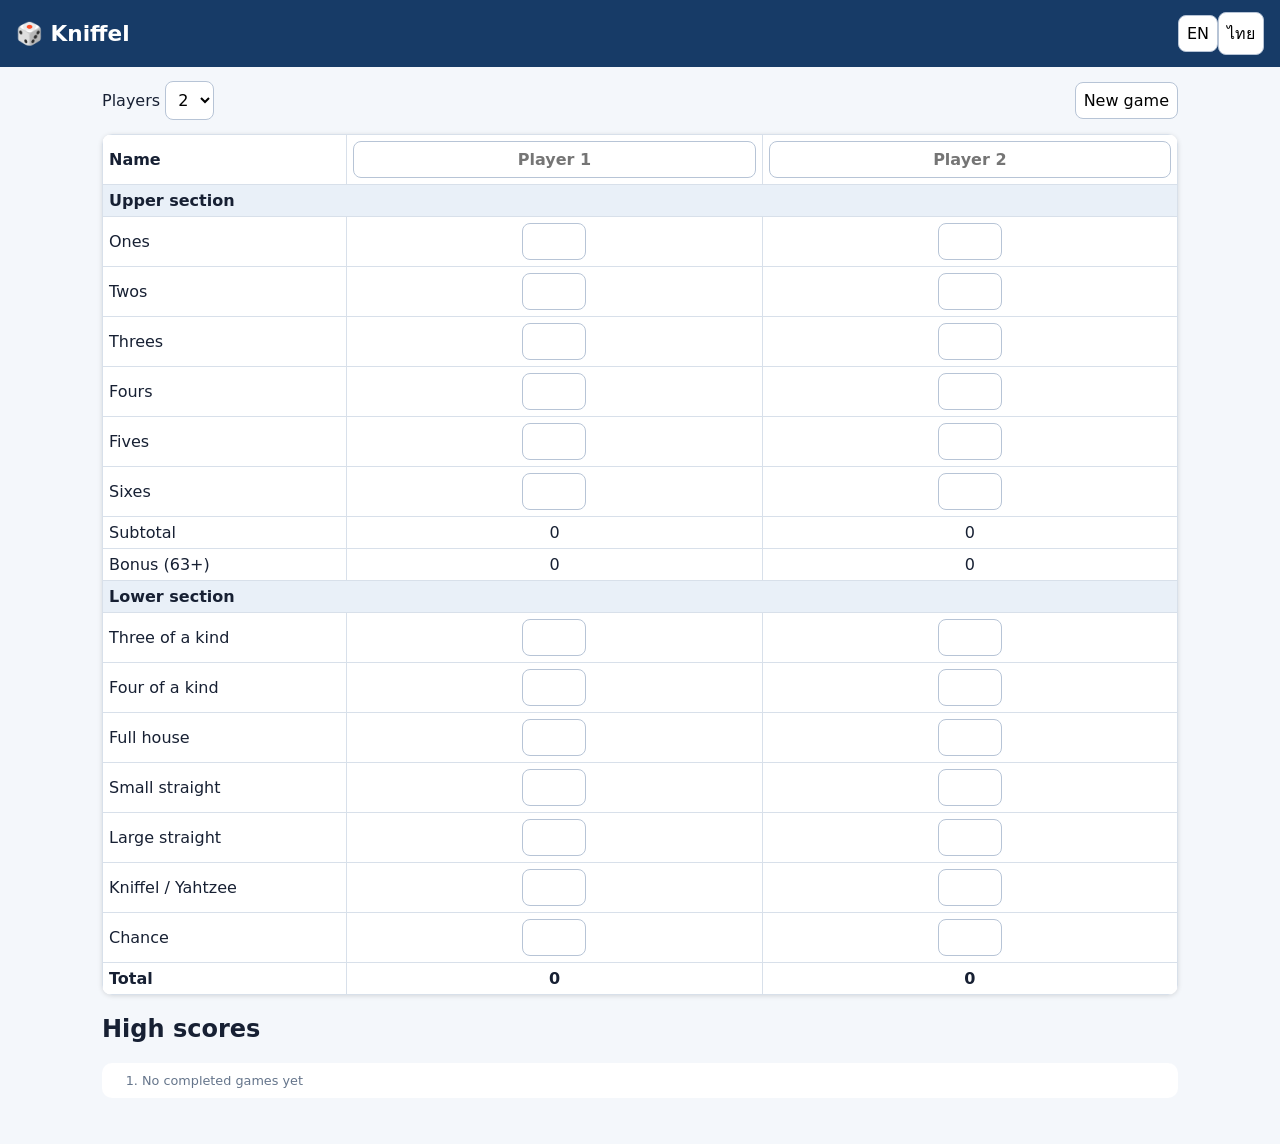
<file: Kniffel/index.html>
<!doctype html><html lang="en"><head><meta charset="utf-8"><meta name="viewport" content="width=device-width,initial-scale=1,viewport-fit=cover"><meta name="theme-color" content="#173b67"><title>Kniffel</title><link rel="manifest" href="manifest.webmanifest"><link rel="stylesheet" href="style.css"></head><body><header><h1>🎲 <span data-t="title">Kniffel</span></h1><div><button id="en">EN</button><button id="th">ไทย</button></div></header><main><section class="setup"><label><span data-t="players">Players</span> <select id="count"><option>2</option><option>3</option><option>4</option><option>5</option><option>6</option></select></label><button id="new" data-t="newGame">New game</button></section><div id="board"></div><section><h2 data-t="records">High scores</h2><ol id="records"></ol></section></main><script src="app.js"></script></body></html>
</file>
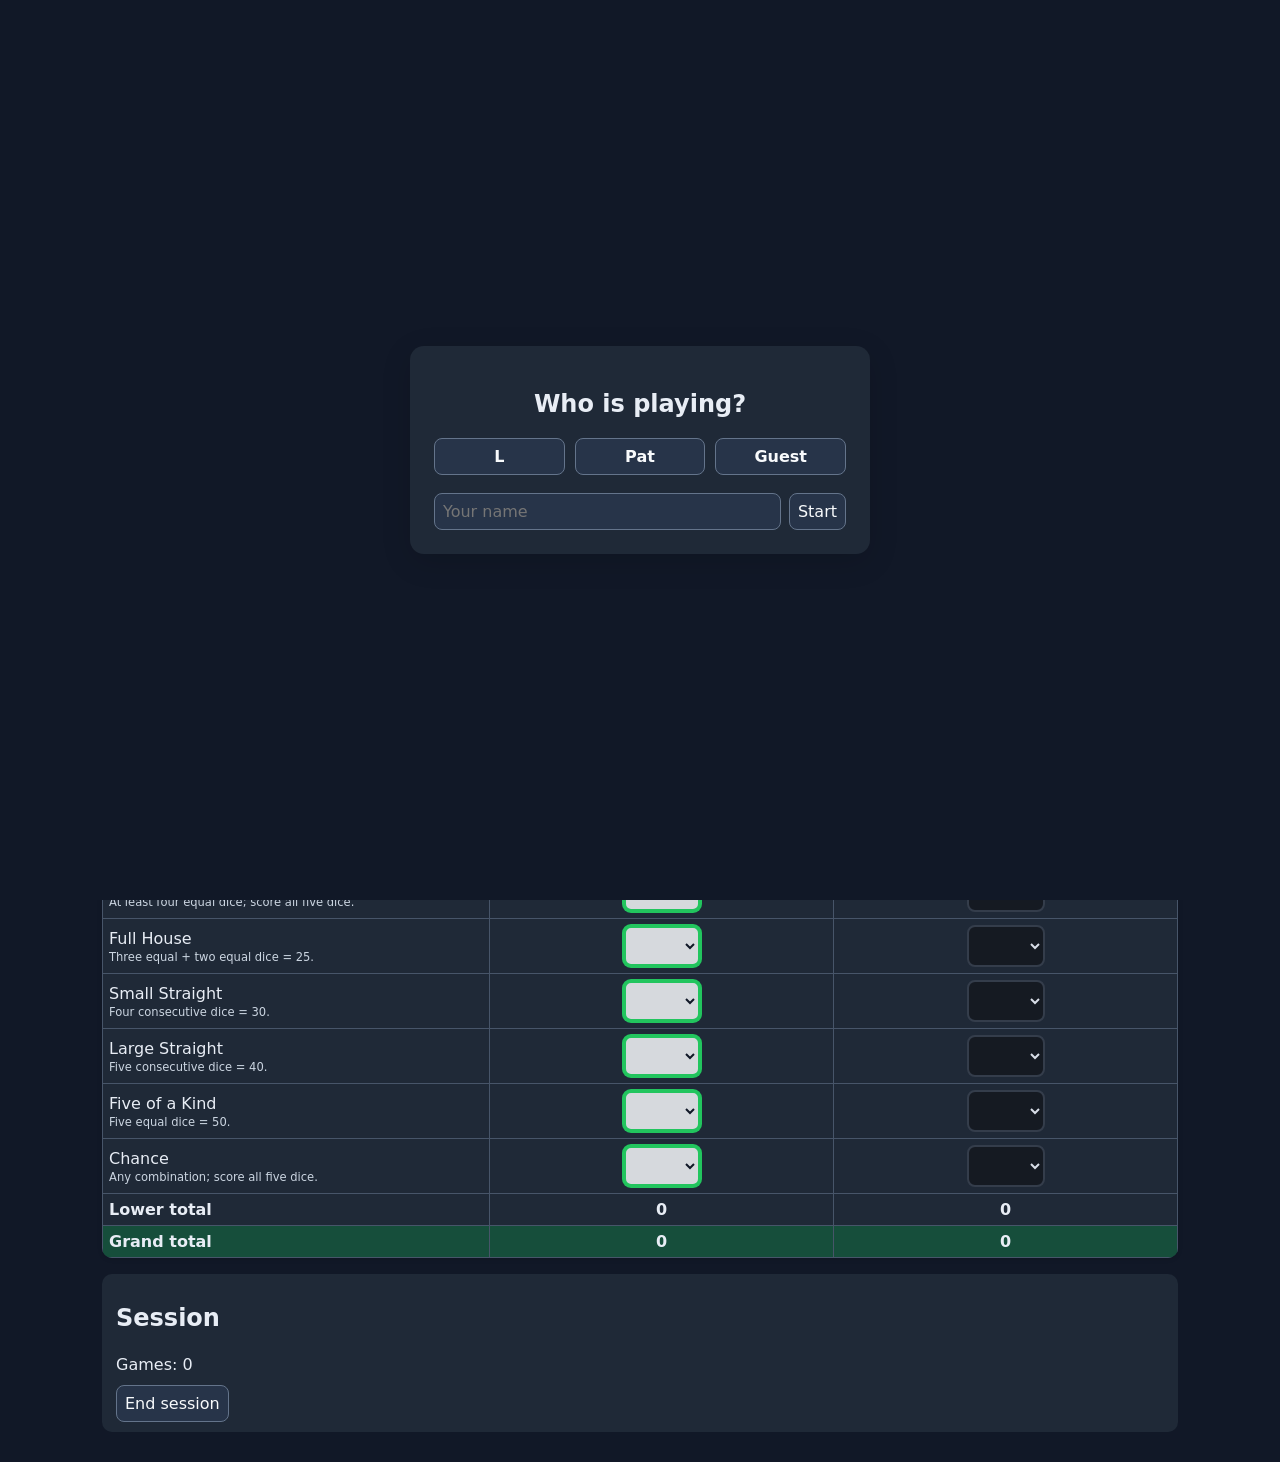
<file: Games/Dice-Game/index.html>
<!doctype html><html lang="en" class="dark"><head><meta charset="utf-8"><meta name="viewport" content="width=device-width,initial-scale=1,viewport-fit=cover"><meta name="theme-color" content="#173b67"><title>Dice Game</title><link rel="manifest" href="manifest.webmanifest"><link rel="icon" href="icon.svg" type="image/svg+xml"><link rel="apple-touch-icon" href="icon-192.png"><link rel="stylesheet" href="style.css"></head><body><div id="prestart" class="prestart"><div class="prestartCard"><h2>Who is playing?</h2><button id="continueAs" class="continueAs" type="button" hidden></button><div class="prestartChoices"><button data-profile="l">L</button><button data-profile="pat">Pat</button><button data-profile="guest">Guest</button></div><div id="authBox" class="customStart" hidden><input id="authPassword" type="password" minlength="4" placeholder="Password"><button id="authSubmit">Continue</button></div><div class="customStart"><input id="startName" maxlength="40" placeholder="Your name"><button id="startCustom">Start</button></div></div></div><header><div class="brand topBrand"><h1><span data-t="title">Dice Game</span></h1><small>Created by: L</small></div><div class="theme"><button id="light">☀ Light</button><button id="dark">☾ Dark</button><button class="infoBtn" id="infoView">ⓘ Info</button><button id="gameView" data-ui="game">Game</button><button id="diceMode" data-ui="dice">🎲 Dice</button><button id="onlineMode" data-ui="online">⇄ Online</button><button id="lobbyView" data-ui="lobby">👥 Lobby</button><button id="gamesView" data-ui="games">Games</button><button id="recordsView" data-ui="records">Records</button><button id="soundToggle" class="alertToggle" type="button" aria-pressed="true">🔊</button><button id="vibeToggle" class="alertToggle" type="button" aria-pressed="true" hidden>📳</button><button id="logoutBtn" data-ui="logout" hidden>Logout</button></div><div class="language"><button id="installApp" data-ui="install" type="button" hidden>⤓ Install app</button><button id="en">EN</button><button id="th">ไทย</button></div></header><div id="inviteBar" class="inviteBar" role="status" aria-live="polite" hidden></div><main><section class="setup"><label><span data-t="players">Players</span> <select id="count"><option>1</option><option>2</option><option>3</option><option>4</option><option>5</option><option>6</option></select></label><button id="playModeBtn" class="playModeBtn" type="button">⛶ Fullscreen</button><button id="new" data-t="newGame">New game</button></section><button id="playExit" class="playExit" type="button" hidden>✕ Exit</button><div id="turn"></div><section id="lobby" class="lobby" hidden></section><section id="people" class="lobby people" hidden></section><section id="onlinePanel" hidden></section><section id="roller" hidden></section><div id="board"></div><section id="statsView" hidden></section><section id="sessionBox"><h2 id="sessionTitle">Session</h2><div id="sessionSummary"></div><button id="endSession">End session</button></section></main><script src="cpu.js"></script><script src="app.js"></script></body></html>
</file>
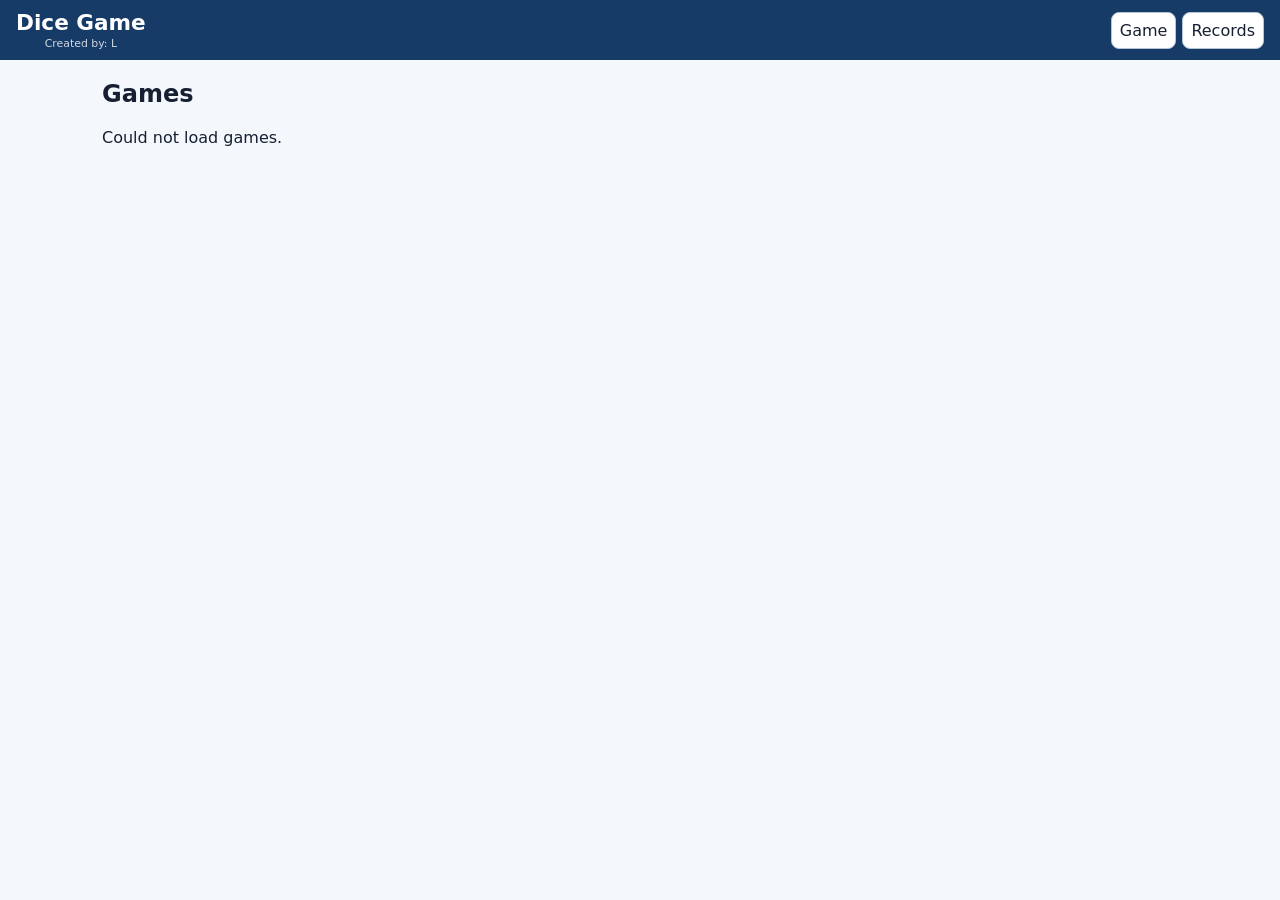
<file: Games/Dice-Game/games.html>
<!doctype html><html lang="en"><head><meta charset="utf-8"><meta name="viewport" content="width=device-width,initial-scale=1"><meta name="theme-color" content="#173b67"><title>Games · Dice Game</title><link rel="stylesheet" href="style.css"></head><body><header class="subHeader"><div class="brand"><h1>Dice Game</h1><small>Created by: L</small></div><nav><a class="navBtn" href="index.html">Game</a><a class="navBtn" href="records.html">Records</a></nav></header><main><h2>Games</h2><div id="gamesList" class="historyList">Loading…</div></main><script>fetch("api/game.php?action=results").then(r=>r.json()).then(j=>{const e=document.getElementById("gamesList");if(!j.ok||!j.games.length){e.textContent="No completed games yet.";return}e.innerHTML=j.games.map(g=>'<article class="historyCard"><b>'+new Date(g.played_at.replace(" ","T")).toLocaleString()+'</b><div>Winner: <strong>'+esc(g.winner)+'</strong> · '+g.winning_score+' points · '+g.mode+'</div><div>'+g.players.map(p=>esc(cpuLabel(p))+': '+Number(p.score||0)).join(" · ")+'</div></article>').join("")}).catch(()=>gamesList.textContent="Could not load games.");function cpuLabel(p){let n={beginner:"Beginner",normal:"Normal",expert:"Expert"}[String(p&&p.cpu_level||"").toLowerCase()];return p&&p.name==="Computer"&&n?"Computer – "+n:p&&p.name||""}function esc(s){return String(s).replace(/[&<>"']/g,c=>({"&":"&amp;","<":"&lt;",">":"&gt;",'"':"&quot;","'":"&#39;"}[c]))}</script></body></html>
</file>
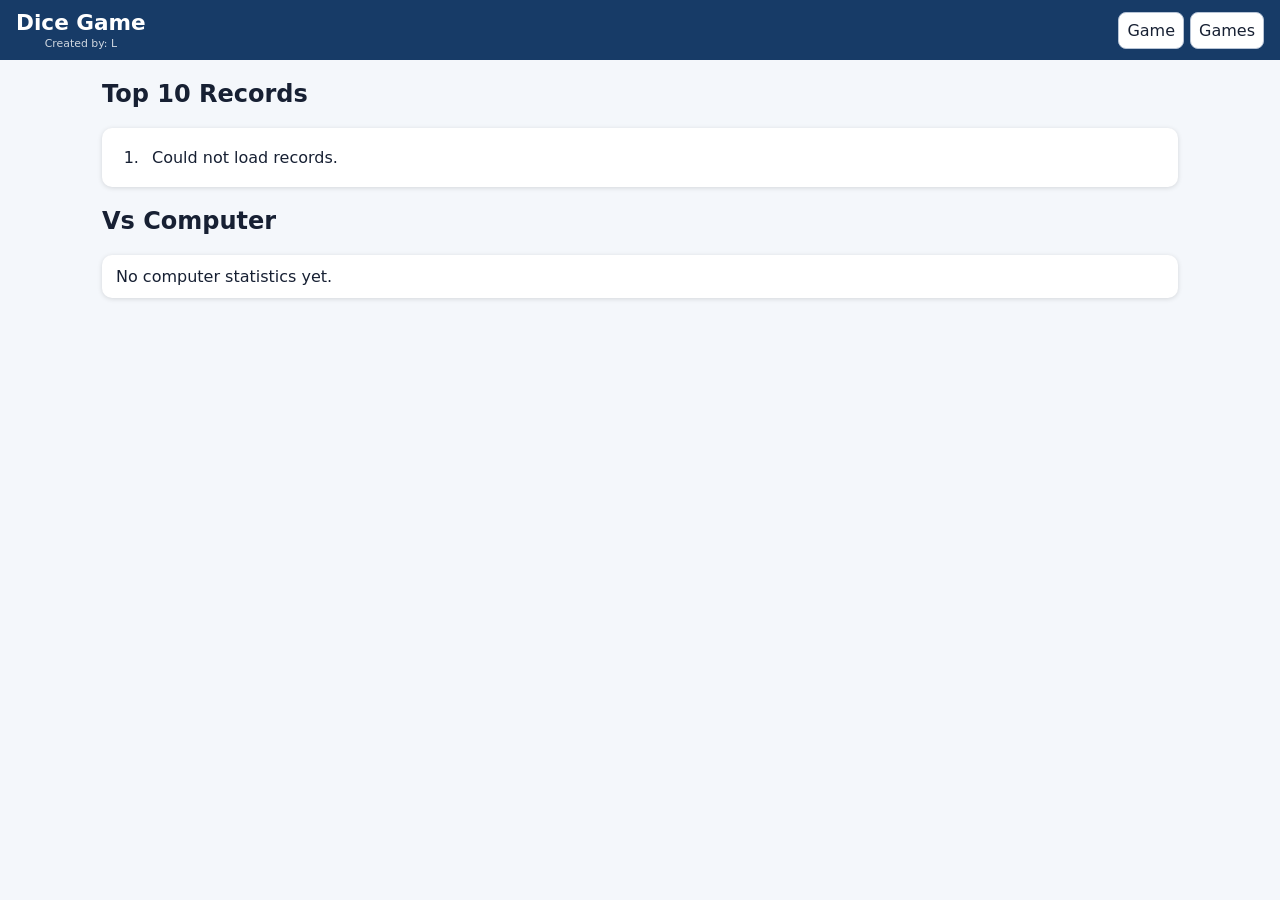
<file: Games/Dice-Game/records.html>
<!doctype html><html lang="en"><head><meta charset="utf-8"><meta name="viewport" content="width=device-width,initial-scale=1"><meta name="theme-color" content="#173b67"><title>Records · Dice Game</title><link rel="stylesheet" href="style.css"></head><body><header class="subHeader"><div class="brand"><h1>Dice Game</h1><small>Created by: L</small></div><nav><a class="navBtn" href="index.html">Game</a><a class="navBtn" href="games.html">Games</a></nav></header><main><h2>Top 10 Records</h2><ol id="recordsList" class="recordsPage"><li>Loading…</li></ol><h2>Vs Computer</h2><div id="computerStats" class="historyCard">Loading…</div></main><script>fetch("api/game.php?action=records").then(r=>r.json()).then(j=>{const e=document.getElementById("recordsList");if(!j.ok||!j.records.length){e.innerHTML="<li>No records yet.</li>";return}e.innerHTML=j.records.map(x=>"<li><b>"+esc(x.name)+"</b><span>"+Number(x.score)+" points</span></li>").join("")}).catch(()=>recordsList.innerHTML="<li>Could not load records.</li>");function esc(s){return String(s).replace(/[&<>"']/g,c=>({"&":"&amp;","<":"&lt;",">":"&gt;",'"':"&quot;","'":"&#39;"}[c]))}fetch("api/game.php?action=computer-stats").then(r=>r.json()).then(j=>{let s=j.stats;computerStats.innerHTML="Games: <b>"+s.games+"</b> · Wins: <b>"+s.wins+"</b> · Losses: <b>"+s.losses+"</b> · Draws: <b>"+s.draws+"</b> · Win rate: <b>"+s.win_rate+"%</b><br>Best human: "+s.human_best+" · Best computer: "+s.computer_best}).catch(()=>computerStats.textContent="No computer statistics yet.");</script></body></html>
</file>
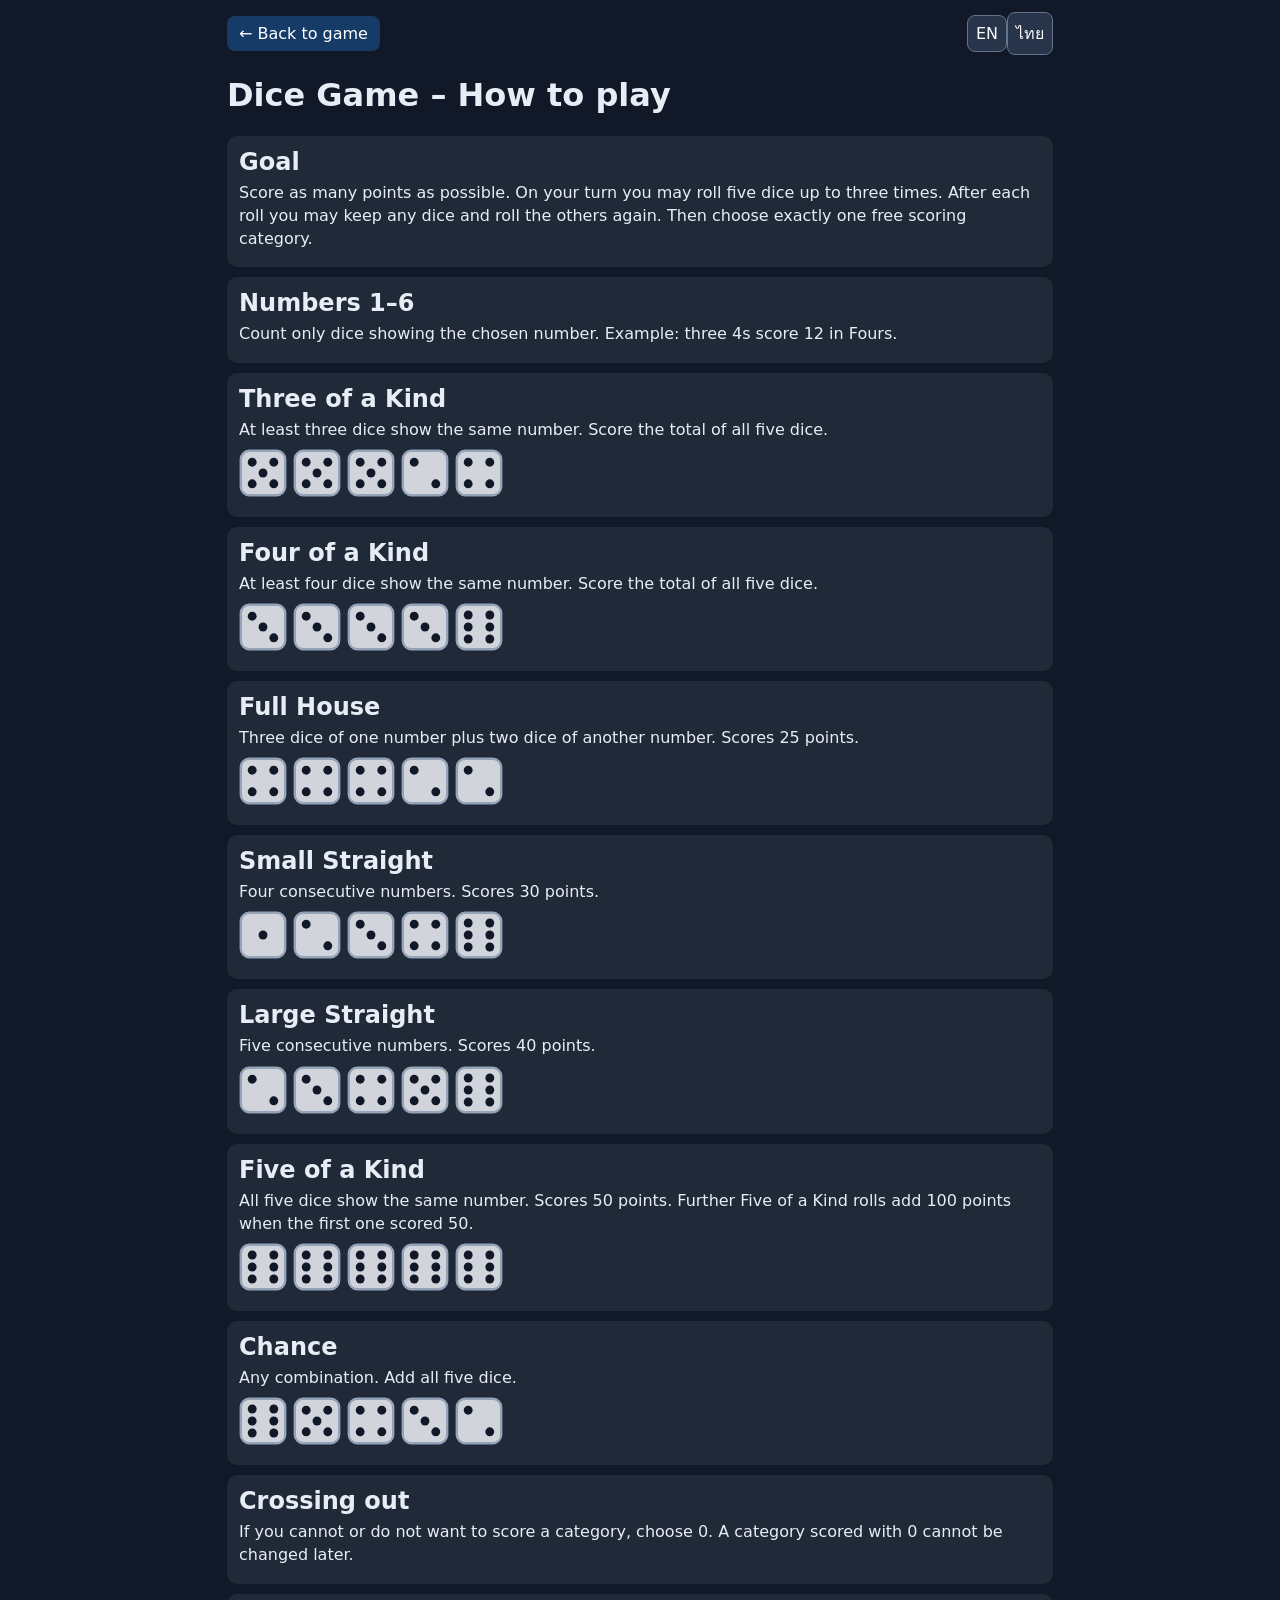
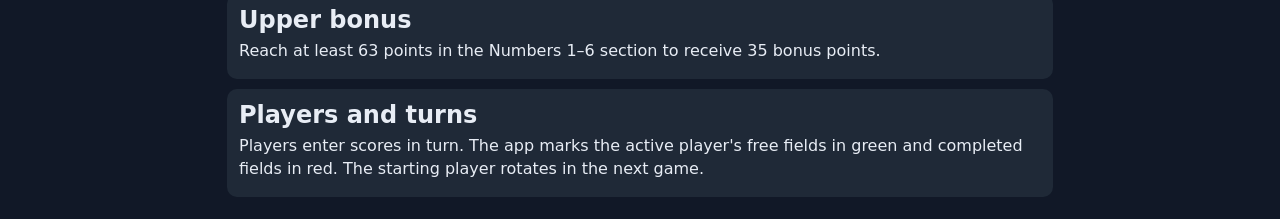
<file: Games/Dice-Game/rules.html>
<!doctype html><html lang="en"><head><meta charset="utf-8"><meta name="viewport" content="width=device-width,initial-scale=1"><title>Dice Game – Rules</title><link rel="stylesheet" href="style.css"><style>.rules{max-width:850px;margin:auto;padding:12px}.rulesTop{display:flex;justify-content:space-between;gap:8px;align-items:center}.rule{background:#fff;border-radius:10px;padding:12px;margin:10px 0}.examples{display:flex;gap:6px;flex-wrap:wrap;margin:8px 0}.rules .die-svg{width:48px!important;height:48px!important}.dark .rule{background:#1f2937}.back{display:inline-block;padding:8px 12px;border-radius:8px;background:#173b67;color:#fff;text-decoration:none}.rule h2{margin:0 0 5px}.rule p{margin:5px 0;line-height:1.45}</style></head><body><main class="rules"><div class="rulesTop"><a class="back" href="index.html" id="back">← Back to game</a><div><button id="en">EN</button><button id="th">ไทย</button></div></div><h1 id="title">Dice Game – How to play</h1><div id="content"></div></main><script>
const P={1:[[20,20]],2:[[11,11],[29,29]],3:[[11,11],[20,20],[29,29]],4:[[11,11],[29,11],[11,29],[29,29]],5:[[11,11],[29,11],[20,20],[11,29],[29,29]],6:[[11,10],[29,10],[11,20],[29,20],[11,30],[29,30]]};function die(n){return '<svg class="die-svg" viewBox="0 0 40 40"><rect x="1.5" y="1.5" width="37" height="37" rx="7" fill="#e5e7eb" stroke="#94a3b8" stroke-width="2"/>'+P[n].map(p=>'<circle cx="'+p[0]+'" cy="'+p[1]+'" r="3.7" fill="#111827"/>').join('')+'</svg>'}function ds(a){return '<div class="examples">'+a.map(die).join('')+'</div>'}
const R={en:{title:"Dice Game – How to play",back:"← Back to game",intro:["Goal","Score as many points as possible. On your turn you may roll five dice up to three times. After each roll you may keep any dice and roll the others again. Then choose exactly one free scoring category."],upper:["Numbers 1–6","Count only dice showing the chosen number. Example: three 4s score 12 in Fours."],three:["Three of a Kind","At least three dice show the same number. Score the total of all five dice.",[5,5,5,2,4]],four:["Four of a Kind","At least four dice show the same number. Score the total of all five dice.",[3,3,3,3,6]],full:["Full House","Three dice of one number plus two dice of another number. Scores 25 points.",[4,4,4,2,2]],small:["Small Straight","Four consecutive numbers. Scores 30 points.",[1,2,3,4,6]],large:["Large Straight","Five consecutive numbers. Scores 40 points.",[2,3,4,5,6]],five:["Five of a Kind","All five dice show the same number. Scores 50 points. Further Five of a Kind rolls add 100 points when the first one scored 50.",[6,6,6,6,6]],chance:["Chance","Any combination. Add all five dice.",[6,5,4,3,2]],zero:["Crossing out","If you cannot or do not want to score a category, choose 0. A category scored with 0 cannot be changed later."],bonus:["Upper bonus","Reach at least 63 points in the Numbers 1–6 section to receive 35 bonus points."],turns:["Players and turns","Players enter scores in turn. The app marks the active player's free fields in green and completed fields in red. The starting player rotates in the next game."]},th:{title:"เกมลูกเต๋า – วิธีเล่น",back:"← กลับไปที่เกม",intro:["เป้าหมาย","ทำคะแนนให้ได้มากที่สุด ในแต่ละตาคุณทอยลูกเต๋า 5 ลูกได้สูงสุด 3 ครั้ง หลังการทอยแต่ละครั้งสามารถเก็บลูกที่ต้องการไว้และทอยลูกที่เหลือใหม่ จากนั้นเลือกช่องคะแนนที่ยังว่าง 1 ช่อง"],upper:["เลข 1–6","นับเฉพาะลูกเต๋าที่ออกเลขที่เลือก ตัวอย่างเช่น เลข 4 จำนวน 3 ลูก ได้ 12 คะแนนในช่องเลข 4"],three:["ตอง","มีลูกเต๋าอย่างน้อย 3 ลูกที่เหมือนกัน คะแนนคือผลรวมของลูกเต๋าทั้ง 5 ลูก",[5,5,5,2,4]],four:["สี่เหมือน","มีลูกเต๋าอย่างน้อย 4 ลูกที่เหมือนกัน คะแนนคือผลรวมของลูกเต๋าทั้ง 5 ลูก",[3,3,3,3,6]],full:["ฟูลเฮาส์","เลขหนึ่งเหมือนกัน 3 ลูก และอีกเลขหนึ่งเหมือนกัน 2 ลูก ได้ 25 คะแนน",[4,4,4,2,2]],small:["สเตรทเล็ก","เลขเรียงกัน 4 ตัว ได้ 30 คะแนน",[1,2,3,4,6]],large:["สเตรทใหญ่","เลขเรียงกัน 5 ตัว ได้ 40 คะแนน",[2,3,4,5,6]],five:["ห้าเหมือน","ลูกเต๋าทั้ง 5 ลูกเป็นเลขเดียวกัน ได้ 50 คะแนน ถ้าห้าเหมือนครั้งแรกได้ 50 ครั้งต่อไปเพิ่มครั้งละ 100 คะแนน",[6,6,6,6,6]],chance:["รวมแต้ม","ใช้ลูกเต๋าแบบใดก็ได้ แล้วรวมแต้มลูกเต๋าทั้ง 5 ลูก",[6,5,4,3,2]],zero:["ตัดช่อง","ถ้าไม่สามารถหรือไม่ต้องการลงคะแนนในช่องใด ให้เลือก 0 เมื่อใส่ 0 แล้วจะเปลี่ยนช่องนั้นภายหลังไม่ได้"],bonus:["โบนัสส่วนบน","ถ้าคะแนนรวมช่องเลข 1–6 อย่างน้อย 63 คะแนน จะได้โบนัสเพิ่ม 35 คะแนน"],turns:["ผู้เล่นและลำดับ","ผู้เล่นลงคะแนนสลับกัน แอปจะแสดงช่องว่างของผู้เล่นที่กำลังเล่นด้วยกรอบสีเขียว และช่องที่ใช้แล้วด้วยกรอบสีแดง เกมถัดไปจะเปลี่ยนผู้เริ่มเล่น"]}};
function render(l){localStorage.diceLang=l;document.documentElement.lang=l;let r=R[l];title.textContent=r.title;back.textContent=r.back;let keys=["intro","upper","three","four","full","small","large","five","chance","zero","bonus","turns"];content.innerHTML=keys.map(k=>'<section class="rule"><h2>'+r[k][0]+'</h2><p>'+r[k][1]+'</p>'+(r[k][2]?ds(r[k][2]):'')+'</section>').join('')}let theme=localStorage.diceTheme||(matchMedia("(prefers-color-scheme:dark)").matches?"dark":"light");document.documentElement.classList.toggle("dark",theme==="dark");en.onclick=()=>render("en");th.onclick=()=>render("th");render(localStorage.diceLang||((navigator.language||"en").startsWith("th")?"th":"en"));
</script></body></html>
</file>
<file: Kniffel/style.css>
:root{font-family:system-ui,-apple-system,"Noto Sans Thai",sans-serif;color:#172033;background:#f4f7fb}*{box-sizing:border-box}body{margin:0}header{position:sticky;top:0;z-index:2;background:#173b67;color:white;padding:12px 16px;display:flex;justify-content:space-between;align-items:center}h1{margin:0;font-size:1.35rem}button,select,input{font:inherit;padding:8px;border:1px solid #b7c4d6;border-radius:8px;background:white}button{cursor:pointer}.setup{display:flex;gap:10px;align-items:center;justify-content:space-between;margin:14px 0}main{max-width:1100px;margin:auto;padding:0 12px 30px}.tablewrap{overflow:auto;background:white;border-radius:10px;box-shadow:0 1px 5px #0002}table{border-collapse:collapse;width:100%;min-width:540px}th,td{border:1px solid #d8e0ea;padding:6px;text-align:center}th:first-child,td:first-child{text-align:left;position:sticky;left:0;background:white;min-width:150px}.section td{font-weight:700;background:#e9f0f8!important}.total td{font-weight:800}.score{width:64px;text-align:center}.name{width:100%;min-width:90px;text-align:center;font-weight:700}.muted{font-size:.8rem;color:#65758b}#records{background:white;border-radius:10px;padding:10px 10px 10px 40px}@media(max-width:600px){main{padding:0 6px 20px}th,td{padding:5px 3px}.score{width:54px}}
</file>
<file: Games/Dice-Game/style.css>
:root{font-family:system-ui,-apple-system,"Noto Sans Thai",sans-serif;color:#172033;background:#f4f7fb}*{box-sizing:border-box}body{margin:0;background:#f4f7fb}header{position:sticky;top:0;z-index:3;background:#173b67;color:#fff;padding:10px 16px;display:grid;grid-template-columns:1fr auto 1fr;align-items:center;gap:10px}.theme{justify-self:start}.language{justify-self:end}.theme,.language{display:flex;gap:6px}.brand{text-align:center}.brand h1{margin:0;font-size:1.35rem}.brand small{display:block;font-size:.68rem;opacity:.8;margin-top:2px}button,select,input{font:inherit;padding:8px;border:1px solid #b7c4d6;border-radius:8px;background:#fff}button{cursor:pointer}main{max-width:1100px;margin:auto;padding:0 12px 30px}.setup{display:flex;gap:10px;align-items:center;justify-content:space-between;margin:14px 0}#turn{padding:9px 12px;margin:10px 0;background:#fff3cd;border-radius:9px;font-weight:700}.tablewrap{overflow:auto;background:#fff;border-radius:10px;box-shadow:0 1px 5px #0002}table{border-collapse:collapse;width:100%;table-layout:fixed}th,td{border:1px solid #d8e0ea;padding:6px;text-align:center}th:first-child,td:first-child{text-align:left;width:36%;min-width:230px;background:#fff}thead th:not(:first-child),tbody td:not(:first-child){width:auto}.section td{font-weight:700;background:#e9f0f8!important}.total td,.grand td{font-weight:800}.grand td{background:#e6f4ea}.playerpick{width:100%}.playerpick select{width:100%;min-width:0;text-align:center;font-weight:700}.playerpick input{width:100%;margin-top:4px}.score{display:block;width:78px;min-width:78px;height:42px;margin:auto;text-align:center;font-weight:700}.hint{display:block;font-size:.72rem;color:#65758b;font-weight:400;margin-top:2px}.cat{display:flex;align-items:center;justify-content:space-between;gap:12px}.dice{display:inline-flex;flex:none}#records,#sessionBox{background:#fff;border-radius:10px;padding:10px 14px;margin-top:16px}#records{padding-left:40px}#sessionSummary{line-height:1.6;margin-bottom:8px}.muted{font-size:.8rem;color:#65758b}
html.dark,html.dark body{background:#111827;color:#e8edf5}html.dark main{color:#e8edf5}html.dark .tablewrap,html.dark #records,html.dark #sessionBox{background:#1f2937}html.dark th,html.dark td{border-color:#475569}html.dark th:first-child,html.dark td:first-child{background:#1f2937;color:#e8edf5}html.dark .section td{background:#334155!important}html.dark .grand td{background:#164e3b}html.dark button,html.dark input,html.dark select{color:#f8fafc;border-color:#64748b;background:#273449}html.dark #turn{background:#493b13;color:#fff}html.dark .hint,html.dark .muted{color:#cbd5e1}
html.dark select.score.inactive:disabled{background:#151a22!important;color:#d8dee8!important;-webkit-text-fill-color:#d8dee8!important;border:2px solid #343d4b!important;opacity:1!important}html.dark select.score.active:not(:disabled){background:#d6d9dd!important;color:#111827!important;-webkit-text-fill-color:#111827!important;border:3px solid #22c55e!important;box-shadow:0 0 0 1px #22c55e!important;opacity:1!important}html.dark select.score.used,html.dark select.score.used:disabled{background:#d6d9dd!important;color:#111827!important;-webkit-text-fill-color:#111827!important;border:3px solid #ef4444!important;box-shadow:0 0 0 1px #ef4444!important;opacity:1!important}select.score.active{border:3px solid #22c55e}select.score.used{border:3px solid #ef4444}.dark .die{background:linear-gradient(145deg,#e5e7eb,#bfc7d1);border:2px solid #94a3b8;box-shadow:2px 2px 5px #0006}.dark .die i{background:transparent}.dark .d1 .p5,.dark .d2 .p1,.dark .d2 .p9,.dark .d3 .p1,.dark .d3 .p5,.dark .d3 .p9,.dark .d4 .p1,.dark .d4 .p3,.dark .d4 .p7,.dark .d4 .p9,.dark .d5 .p1,.dark .d5 .p3,.dark .d5 .p5,.dark .d5 .p7,.dark .d5 .p9,.dark .d6 .p1,.dark .d6 .p3,.dark .d6 .p4,.dark .d6 .p6,.dark .d6 .p7,.dark .d6 .p9{background:#111827!important}
@media(max-width:700px){main{padding:0 6px 20px}header{padding:8px 6px}.theme button,.language button{padding:6px}.theme button{font-size:.78rem}.brand h1{font-size:1.05rem}th:first-child,td:first-child{width:34%;min-width:170px}.score{width:68px;min-width:68px}.die{width:36px;height:36px;padding:4px}.die i{width:7px;height:7px}}.dice{display:inline-flex!important;align-items:center!important;justify-content:center!important;min-width:48px!important}.die-svg{display:block!important;width:44px!important;height:44px!important;min-width:44px!important;visibility:visible!important;opacity:1!important}html.dark .die-svg rect{fill:#d1d5db}html.dark .die-svg circle{fill:#111827}.cat{min-height:48px}@media(max-width:600px){body{font-size:14px}header{position:sticky;grid-template-columns:1fr auto 1fr;gap:4px;padding:6px}.theme,.language{gap:3px}.theme button,.language button{padding:5px 6px;font-size:12px}.brand h1{font-size:1rem}.brand small{font-size:.55rem}.setup{margin:8px 0}.setup button,.setup select{padding:6px}#turn{margin:6px 0;padding:7px 9px}.tablewrap{border-radius:6px}table{min-width:680px}th,td{padding:4px 3px}th:first-child,td:first-child{width:180px;min-width:180px}.playerpick select{padding:6px 3px;font-size:12px}.score{width:58px;min-width:58px;height:36px;padding:4px}.cat{min-height:40px}.die-svg{width:36px!important;height:36px!important;min-width:36px!important}.hint{font-size:.66rem}#records,#sessionBox{margin-top:10px;padding:8px 10px}}@media(max-width:420px) and (orientation:portrait){table{min-width:650px}main{padding:0 4px 18px}th:first-child,td:first-child{width:165px;min-width:165px}.score{width:54px;min-width:54px}.die-svg{width:32px!important;height:32px!important;min-width:32px!important}.theme button{font-size:0}.theme button:first-child:after{content:"☀"}.theme button:last-child:after{content:"☾"}.brand small{display:none}}@media(max-height:500px) and (orientation:landscape){header{position:static;padding:5px 8px}.setup{margin:6px 0}#turn{margin:5px 0}th,td{padding:3px}.score{height:34px}.die-svg{width:32px!important;height:32px!important;min-width:32px!important}.cat{min-height:36px}}.infoBtn{display:inline-flex;align-items:center;padding:8px;border:1px solid #b7c4d6;border-radius:8px;background:#fff;color:#172033;text-decoration:none}.dark .infoBtn{background:#273449;color:#f8fafc;border-color:#64748b}@media(max-width:420px){.infoBtn{padding:5px 6px;font-size:12px}}#roller{background:#fff;border-radius:10px;padding:12px;margin:10px 0;box-shadow:0 1px 5px #0002}.dark #roller{background:#1f2937}.rollerHead{display:flex;justify-content:space-between;align-items:center;font-size:1.1rem}.rollDice{display:flex;justify-content:center;gap:12px;flex-wrap:wrap;margin:14px 0}.rollDie{display:flex;flex-direction:column;align-items:center;gap:3px;padding:7px;border:3px solid transparent}.rollDie.held{border-color:#22c55e;background:#dcfce7}.dark .rollDie.held{background:#14532d}.rollDie small{font-size:.65rem;font-weight:800}.rollActions{text-align:center}.rollActions button{font-size:1.05rem;font-weight:700;padding:9px 20px}.scoreChoices{display:flex;gap:7px;flex-wrap:wrap;justify-content:center;margin-top:10px}.scoreChoices h3{width:100%;text-align:center;margin:5px}.choice{min-width:120px}.infoBtn,#diceMode{white-space:nowrap}@media(max-width:420px){.rollDice{gap:5px}.rollDie{padding:4px}.rollDie .die-svg{width:42px!important;height:42px!important}.choice{min-width:100px;font-size:.8rem}}#onlinePanel{background:#fff;border-radius:10px;padding:12px;margin:10px 0}.dark #onlinePanel{background:#1f2937}.onlineActions{display:flex;gap:8px;flex-wrap:wrap;margin:12px 0}.onlineActions input{min-width:130px;text-transform:uppercase}#onlineStatus{padding:8px 0}.infoBtn,#diceMode,#onlineMode{white-space:nowrap}.gameRow{display:flex;justify-content:space-between;align-items:center;gap:10px;padding:8px 4px;border-top:1px solid #475569}.gameRow:first-child{border-top:0}.gameRow button{flex:none}@media(max-width:520px){.gameRow{align-items:flex-start}.gameRow div{font-size:.85rem}}.score.suggested{background:#dcfce7!important;color:#14532d!important;-webkit-text-fill-color:#14532d!important;border:3px solid #22c55e!important;font-weight:900!important}.dark .score.suggested{background:#bbf7d0!important;color:#052e16!important;-webkit-text-fill-color:#052e16!important}.rollDie .die-svg{transition:transform .1s linear}.rollDie:not(.held) .die-svg{will-change:transform}.scoreChoices{display:none!important}
.prestart{position:fixed;inset:0;z-index:100;background:#f4f7fb;display:flex;align-items:center;justify-content:center;padding:20px}.prestart.hidden{display:none}.prestartCard{width:min(460px,100%);background:#fff;border-radius:14px;padding:24px;box-shadow:0 8px 30px #0002;text-align:center}.prestartChoices{display:grid;grid-template-columns:repeat(3,1fr);gap:10px;margin:18px 0}.prestartChoices button{font-weight:800}.customStart{display:flex;gap:8px}.customStart input{flex:1;min-width:0}.dark .prestart{background:#111827}.dark .prestartCard{background:#1f2937;color:#e8edf5}.endGame{margin-left:6px;border-color:#ef4444!important}.gameActions{display:flex;gap:6px;flex:none}@media(max-width:520px){.prestartChoices{grid-template-columns:1fr}.customStart{flex-direction:column}.gameActions{flex-direction:column}}

/* Compact phone portrait: keep two player columns visible and preserve useful header controls. */
@media (max-width:600px) and (orientation:portrait){
  header{grid-template-columns:auto 1fr auto;gap:3px;padding:6px 5px}
  .theme{gap:2px;min-width:0}
  .theme button,.infoBtn{width:32px;height:34px;padding:4px;font-size:0;display:inline-flex;align-items:center;justify-content:center}
  #light::after{content:"☀";font-size:17px}
  #dark::after{content:"☾";font-size:17px}
  .infoBtn{font-size:0}
  .infoBtn::after{content:"ⓘ";font-size:17px}
  #diceMode::after{content:"🎲";font-size:16px}
  #onlineMode{width:auto;min-width:52px;padding:4px 6px;font-size:12px}
  #onlineMode::after{content:none}
  .language{gap:2px}
  .language button{padding:5px 6px;font-size:12px}
  .brand h1{font-size:.95rem}
  .brand small{display:block;font-size:.5rem;line-height:1;margin-top:1px;white-space:nowrap}
  .tablewrap{overflow-x:auto}
  table{min-width:0;table-layout:fixed}
  th,td{padding:3px 2px}
  th:first-child,td:first-child{width:40%;min-width:0}
  thead th:not(:first-child),tbody td:not(:first-child){width:30%}
  .playerpick select{width:100%;height:34px;padding:3px 2px;font-size:12px}
  .playerpick input{width:100%;height:32px;padding:3px;margin-top:2px;font-size:12px}
  .score{width:54px;min-width:0;max-width:100%;height:34px;padding:2px;margin:auto;font-size:13px}
  .cat{gap:4px;min-height:34px}
  .die-svg{width:30px!important;height:30px!important;min-width:30px!important}
  .hint{font-size:.61rem;line-height:1.15}
}
@media (max-width:420px) and (orientation:portrait){
  table{min-width:0}
  th:first-child,td:first-child{width:40%;min-width:0}
  .score{width:50px}
  .theme button,.infoBtn{width:29px}
  #onlineMode{width:auto;min-width:48px;font-size:11px}
  .brand h1{font-size:.9rem}
}

.navBtn{display:inline-flex;align-items:center;padding:8px;border:1px solid #b7c4d6;border-radius:8px;background:#fff;color:#172033;text-decoration:none;white-space:nowrap}.dark .navBtn{background:#273449;color:#f8fafc;border-color:#64748b}.historyList{display:grid;gap:10px}.historyCard,.recordsPage{background:#fff;border-radius:10px;padding:12px 14px;box-shadow:0 1px 5px #0002}.historyCard div{margin-top:5px}.recordsPage{padding-left:42px}.recordsPage li{padding:8px}.recordsPage li span{float:right}.subHeader{display:flex;justify-content:space-between;align-items:center}.subHeader nav{display:flex;gap:6px}
@media(max-width:700px){header:not(.subHeader){grid-template-columns:1fr!important;grid-template-areas:"brand" "menus";gap:5px}.brand{grid-area:brand;justify-self:center}.brand small{display:block!important;font-size:.55rem!important}.theme{grid-area:menus;justify-self:start}.language{grid-area:menus;justify-self:end}.navBtn{padding:5px 6px;font-size:11px}.subHeader{flex-direction:column;gap:6px}.subHeader .brand{order:0}.subHeader nav{order:1}}

.emptyDie{display:block;width:44px;height:44px;border:2px dashed #94a3b8;border-radius:7px;background:transparent}.computerLabel{width:100%;padding:8px;text-align:center;font-weight:800;border:1px solid #64748b;border-radius:8px;background:#273449;color:#f8fafc}#logoutBtn{white-space:nowrap}@media(max-width:600px){.emptyDie{width:36px;height:36px}}

#statsView{margin-top:10px}#statsView h2{margin:14px 0 10px}.dark #statsView .historyCard,.dark #statsView .recordsPage{background:#202c3c;color:#e8edf5}.dark #statsView{color:#e8edf5}

@media(max-width:600px) and (orientation:portrait){#gamesView,#recordsView,#logoutBtn{width:auto!important;min-width:0!important;padding:4px 5px!important;font-size:10px!important}#gamesView::after,#recordsView::after,#logoutBtn::after{content:none!important}}

header{grid-template-columns:1fr auto;grid-template-areas:"brand brand" "theme language";row-gap:5px}.topBrand{grid-area:brand;justify-self:center;text-align:center}.theme{grid-area:theme}.language{grid-area:language}.topBrand h1{margin:0}.topBrand small{display:block}
@media(max-width:600px){header{grid-template-columns:1fr auto!important;grid-template-areas:"brand brand" "theme language"!important}.theme{display:flex;flex-wrap:nowrap;gap:3px}.theme button,.theme .infoBtn{min-width:34px}.topBrand{grid-area:brand!important}.language{grid-area:language!important}}
@media(max-width:430px){#gamesView{font-size:0!important}#gamesView::after{content:"🎮"!important;font-size:16px!important}#recordsView{font-size:0!important}#recordsView::after{content:"🏆"!important;font-size:16px!important}#logoutBtn{font-size:0!important}#logoutBtn::after{content:"↪"!important;font-size:17px!important}#gameView{font-size:11px!important}#diceMode{font-size:0!important}#diceMode::after{content:"🎲"!important;font-size:16px!important}}

#turn.turnNotice{outline:3px solid #22c55e;box-shadow:0 0 0 4px #22c55e33;font-size:1.05em}
[hidden]{display:none!important}
@media(max-width:900px){.theme{flex-wrap:wrap!important;min-width:0;row-gap:3px}}
@media(min-width:601px) and (max-width:700px){.theme{max-width:calc(100% - 100px)}}

/* Player headers: compact static names once the game started; green ring marks the active player. */
.playerBox{width:100%;border:3px solid transparent;border-radius:10px;padding:1px}
.playerName{min-height:38px;display:flex;align-items:center;justify-content:center;padding:4px 6px;font-weight:800;line-height:1.15;background:#f1f5f9;border-color:#cbd5e1;overflow:hidden;text-overflow:ellipsis;word-break:break-word}
html.dark .playerName{background:#273449;color:#f8fafc;border-color:#475569}
th.activePlayer .playerBox{border-color:#16a34a;box-shadow:0 0 0 2px #16a34a59}
html.dark th.activePlayer .playerBox{border-color:#22c55e;box-shadow:0 0 0 2px #22c55e59}
.playerpick select,.playerpick input{min-height:38px}
td.bonusEarned,html.dark td.bonusEarned{background:#16a34a!important;color:#fff!important;font-weight:900}
#roller{margin-bottom:16px}
.tablewrap{max-width:100%;overflow-x:auto;-webkit-overflow-scrolling:touch}
@media(max-width:600px){.playerName{min-height:34px;font-size:13px;padding:3px 4px}.playerpick select,.playerpick input{min-height:34px}}

/* Turn alert toggles (sound / vibration), computer level tag, full online games. */
.alertToggle{white-space:nowrap}
.alertToggle .ic{font-size:15px;line-height:1}
.alertToggle .lbl{margin-left:4px}
.alertToggle.off{opacity:.75}
.alertToggle::after{content:none!important}
@media(max-width:700px){.alertToggle .lbl{display:none}
.theme .alertToggle{width:auto!important;min-width:32px;padding:4px 6px!important}
.alertToggle .ic{font-size:16px}
}
.cpuLevelTag{display:block;font-size:.72em;font-weight:600;opacity:.8;margin-top:1px}
.playerName{flex-direction:column}
.seatStatus{font-weight:700;color:#166534}
.seatStatus.full{color:#b91c1c}
html.dark .seatStatus{color:#86efac}
html.dark .seatStatus.full{color:#fca5a5}
.gameFull{opacity:.8}
.joinListed:disabled{opacity:.55;cursor:not-allowed}
@media(pointer:coarse){.theme button,.language button,.setup button,.setup select,#rollBtn,#endSession{min-height:44px;min-width:44px}.digitalScore{min-height:36px;min-width:44px}}
#rollBtn{min-height:44px}
#installApp[hidden]{display:none!important}#installApp{white-space:nowrap;font-weight:700}


/* Dice Game UX: scale the five roller dice to use available space, while staying responsive. */
#roller .rollDice{gap:clamp(8px,1.2vw,16px)}
#roller .rollDie{padding:clamp(5px,.7vw,9px)}
#roller .rollDie .die-svg,#roller .emptyDie{width:clamp(52px,6vw,88px)!important;height:clamp(52px,6vw,88px)!important;min-width:clamp(52px,6vw,88px)!important}
#roller .emptyDie{display:flex;align-items:center;justify-content:center;font-size:clamp(18px,2vw,28px)}
@media(max-width:600px){#roller .rollDice{gap:4px;flex-wrap:nowrap}#roller .rollDie{padding:3px;min-width:0}#roller .rollDie .die-svg,#roller .emptyDie{width:clamp(44px,12vw,54px)!important;height:clamp(44px,12vw,54px)!important;min-width:clamp(44px,12vw,54px)!important}}
@media(max-width:380px){#roller .rollDice{gap:2px}#roller .rollDie{padding:2px}#roller .rollDie .die-svg,#roller .emptyDie{width:44px!important;height:44px!important;min-width:44px!important}}

/* Roll counter traffic light: 0/3 neutral, 1/3 green, 2/3 amber, 3/3 red. */
#rollBtn{border-width:3px;transition:border-color .15s ease,background-color .15s ease,box-shadow .15s ease}
#rollBtn.roll-stage-1{border-color:#22c55e;background:#dcfce7;color:#14532d;box-shadow:0 0 0 1px #22c55e55}
#rollBtn.roll-stage-2{border-color:#f59e0b;background:#fef3c7;color:#78350f;box-shadow:0 0 0 1px #f59e0b55}
#rollBtn.roll-stage-3{border-color:#ef4444;background:#fee2e2;color:#7f1d1d;box-shadow:0 0 0 1px #ef444455}
html.dark #rollBtn.roll-stage-1{background:#14532d;color:#dcfce7}
html.dark #rollBtn.roll-stage-2{background:#78350f;color:#fef3c7}
html.dark #rollBtn.roll-stage-3{background:#7f1d1d;color:#fee2e2}
.lobby{background:#fff;border-radius:10px;padding:12px;margin:10px 0;display:grid;gap:10px}
.dark .lobby{background:#1f2937;color:#e8edf5}
.lobbyHead{display:flex;justify-content:space-between;align-items:center;gap:8px;flex-wrap:wrap}
.lobbySeats{list-style:none;margin:0;padding:0;display:grid;gap:6px}
.lobbySeat{display:flex;align-items:center;flex-wrap:wrap;gap:6px;padding:7px 9px;border-radius:9px;background:#eef2f7;min-width:0}
.dark .lobbySeat{background:#273449}
.lobbySeat b{overflow-wrap:anywhere}
.seatTag{font-size:.78rem;padding:2px 7px;border-radius:999px;background:#dbeafe;color:#1e3a8a;white-space:nowrap}
.seat-computer .seatTag{background:#ede9fe;color:#4c1d95}
.seat-local .seatTag{background:#fef3c7;color:#78350f}
.seat-invite .seatTag{background:#ffedd5;color:#9a3412}
.seat-open .seatTag{background:#e5e7eb;color:#374151}
.seatRemove{margin-left:auto;min-width:36px;min-height:36px}
.lobbyAdd,.lobbyUsers,.lobbyStart{display:flex;flex-wrap:wrap;align-items:center;gap:6px}
.lobbyAdd input{flex:1 1 160px;min-width:0}
.lobbyUsers b{flex-basis:100%}
.lobby button,.lobby select,.lobby input,.inviteBar button,.continueAs{min-height:40px}
#lobbyStart{font-weight:700}
.lobby .muted{opacity:.75}
.inviteBar{position:sticky;top:0;z-index:20;display:grid;gap:6px;margin:6px 0;padding:8px 10px;border-radius:10px;background:#dcfce7;color:#14532d}
.dark .inviteBar{background:#14532d;color:#ecfdf5}
.inviteRow{display:flex;flex-wrap:wrap;justify-content:space-between;align-items:center;gap:6px}
.inviteBtns{display:flex;gap:6px}
.continueAs{display:block;width:100%;margin:0 0 12px;font-weight:700}
.continueAs[hidden]{display:none}
@media (max-width:420px){.lobby{padding:9px}.lobbyAdd>*,.lobbyStart>button{flex:1 1 auto}.inviteBtns{width:100%}.inviteBtns button{flex:1}}


/* End-of-game ranking and richer game help. */
.gameResult{background:#fff;border-radius:12px;padding:14px 16px;margin:12px 0;box-shadow:0 1px 5px #0002}.dark .gameResult{background:#1f2937;color:#e8edf5}.gameResult h2{margin:0 0 8px}.winnerBanner{padding:10px 12px;border-radius:9px;background:#dcfce7;color:#14532d;margin-bottom:8px}.dark .winnerBanner{background:#14532d;color:#dcfce7}.gameResult ol{list-style:none;margin:0;padding:0}.gameResult li{display:grid;grid-template-columns:42px 1fr auto;gap:8px;align-items:center;padding:8px 4px;border-top:1px solid #d8e0ea}.dark .gameResult li{border-color:#475569}.resultPlace{font-size:1.25rem;text-align:center}.helpIntro{background:#e9f0f8;border-radius:10px;padding:12px 14px;margin:10px 0;line-height:1.5}.dark .helpIntro{background:#334155}.helpFlow{display:flex;align-items:center;justify-content:center;gap:8px;flex-wrap:wrap;margin:12px 0;font-weight:800}.helpFlow span:nth-child(odd){padding:8px 10px;border:1px solid #94a3b8;border-radius:9px}.helpGrid{grid-template-columns:repeat(4,minmax(0,1fr))}.diceExample{font-size:2rem;line-height:1.5;letter-spacing:.1em;text-align:center;white-space:normal}.tip{border-left:4px solid #22c55e;padding-left:9px}.helpGreen{color:#16a34a}.helpAmber{color:#d97706}.helpRed{color:#dc2626}@media(max-width:520px){.gameResult{padding:10px}.gameResult li{grid-template-columns:36px 1fr auto;font-size:.9rem}.helpFlow{gap:5px}.helpFlow span:nth-child(odd){padding:6px 7px;font-size:.88rem}}
.people .personList{list-style:none;margin:0;padding:0;display:grid;gap:6px}
.person{display:flex;flex-wrap:wrap;align-items:center;justify-content:space-between;gap:6px 10px;padding:8px 10px;border-radius:8px;background:rgba(127,127,127,.1)}
/* Name and status are separated by a real space in the DOM ("L In a game"), not by flex gap (unsupported on older mobile browsers). */
.person .pName{display:block;min-width:0;overflow-wrap:anywhere}
.person .pDot{display:inline-block;vertical-align:middle;margin-right:8px;width:10px;height:10px;border-radius:50%;background:#9ca3af;flex:none}
.person.st-available .pDot{background:#16a34a}.person.st-busy .pDot{background:#f59e0b}
.person .pState{font-size:.85em;opacity:.8}.person .pNote{font-size:.85em;opacity:.8}
.person .pAct{display:flex;flex-wrap:wrap;gap:6px;align-items:center}
.person.st-offline{opacity:.55}
.people button{min-height:44px;padding:6px 12px}
.offlineList summary{cursor:pointer;min-height:40px;display:flex;align-items:center}
@media (max-width:420px){.person .pAct{width:100%}.person .pAct button{flex:1}}
/* Phone portrait header: icon-only buttons need an icon each (Lobby had none and showed up empty); buttons wrap onto further rows instead of
   shrinking below a usable touch size, so every navigation target stays visible and reachable without horizontal scrolling. */
@media (max-width:600px) and (orientation:portrait){.theme{flex-wrap:wrap!important;row-gap:4px;overflow:visible}.theme button,.theme .infoBtn{flex:none;width:auto;min-width:38px;height:38px}.theme #gamesView,.theme #recordsView,.theme #logoutBtn{min-width:38px!important}#lobbyView{font-size:0!important}#lobbyView::before{content:"👥";font-size:18px;line-height:1;display:inline-block}}

@media(max-width:1100px){.helpGrid{grid-template-columns:repeat(3,minmax(0,1fr))}}
@media(max-width:600px){.helpGrid{grid-template-columns:repeat(2,minmax(0,1fr))}.diceExample{font-size:1.75rem}}
.lastScoreNotice{margin:0 0 10px;padding:9px 12px;border-radius:9px;background:#e0f2fe;color:#0c4a6e;font-weight:700;text-align:center}.dark .lastScoreNotice{background:#164e63;color:#ecfeff}
/* Play mode (⛶): fixed one-screen layout sized by playFit() to the visible viewport; header, navigation and session panels are hidden. */
.playModeBtn{white-space:nowrap;font-weight:700}
.playExit[hidden],html:not(.playMode) .playExit{display:none!important}
html.playMode,html.playMode body{overflow:hidden!important;height:100%;overscroll-behavior:none;touch-action:manipulation}
html.playMode header,html.playMode #inviteBar,html.playMode .setup,html.playMode #sessionBox,html.playMode #statsView,html.playMode #onlinePanel,html.playMode #people,html.playMode #records,html.playMode #roller .rollerHead,html.playMode #roller .lastScoreNotice{display:none!important}
html.playMode main{position:fixed;z-index:20;left:var(--pm-left,0);top:var(--pm-top,0);width:var(--pm-w,100vw);height:var(--pm-h,100dvh);max-width:none;margin:0;
  padding:max(4px,env(safe-area-inset-top)) max(4px,env(safe-area-inset-right)) max(4px,env(safe-area-inset-bottom)) max(4px,env(safe-area-inset-left));
  display:grid;grid-template-columns:minmax(0,1fr) auto;grid-template-rows:auto auto minmax(0,1fr);grid-template-areas:"turn exit" "roller roller" "board board";gap:4px;overflow:hidden;background:#f4f7fb}
html.dark.playMode main{background:#111827}
html.playMode .playExit{grid-area:exit;align-self:center;min-height:34px;min-width:44px;padding:2px 10px!important;font-weight:800;white-space:nowrap;border-color:#ef4444}
html.playMode #turn{grid-area:turn;margin:0;padding:3px 8px;font-size:13px;line-height:1.25;min-width:0;align-self:center;white-space:nowrap;overflow:hidden;text-overflow:ellipsis}
html.playMode #roller{grid-area:roller;margin:0!important;padding:3px 4px!important;display:flex;align-items:center;justify-content:center;gap:6px;min-width:0}
html.playMode #roller[hidden]{display:none!important}
html.playMode:not(.pmLand) #roller .rollDice{--pm-die:clamp(30px,min(calc((var(--pm-w,100vw) - 150px) / 5.4),calc(var(--pm-h,100dvh) * .085)),64px);display:grid!important;grid-template-columns:repeat(5,auto);gap:4px!important;margin:0!important;flex-wrap:nowrap}
html.playMode #roller .rollDie{position:relative;padding:2px!important;margin:0;min-width:0;border-width:3px;gap:0}
html.playMode #roller .rollDie .die-svg,html.playMode #roller .emptyDie{width:var(--pm-die)!important;height:var(--pm-die)!important;min-width:var(--pm-die)!important;font-size:calc(var(--pm-die) * .4)}
html.playMode #roller .rollDie small{position:absolute;left:0;right:0;bottom:-1px;font-size:9px;line-height:1;pointer-events:none}
html.playMode #roller .rollActions{margin:0}
html.playMode #roller #rollBtn{min-height:44px;min-width:76px;padding:4px 8px!important;font-size:15px;white-space:nowrap}
html.playMode #board,html.playMode #lobby{grid-area:board;min-height:0;min-width:0;margin:0;overflow:hidden}
html.playMode #lobby{overflow:auto}
html.playMode #board[hidden]{display:none!important}
html.playMode .pmBoard{display:flex;flex-direction:column;height:100%;width:100%}
html.playMode .pmTable{width:100%;table-layout:fixed;border-collapse:collapse;font-size:var(--pm-fs,13px);background:#fff}
html.dark.playMode .pmTable{background:#1f2937}
html.playMode .pmLower thead{display:none}
html.playMode .pmLower{margin-top:-1px}
html.playMode .pmTable col.pmLabCol{width:clamp(64px,30%,190px)}
html.playMode #board .pmTable tr{height:var(--pm-row,24px)}
html.playMode #board .pmTable th,html.playMode #board .pmTable td{height:var(--pm-row,24px);padding:0 2px!important;min-width:0!important;width:auto!important;font-size:var(--pm-fs,13px)!important;line-height:1.1;overflow:hidden;vertical-align:middle}
html.playMode #board .pmTable .pmLab{text-align:left;white-space:nowrap;text-overflow:ellipsis;padding-left:4px!important;font-weight:700}
html.playMode #board .pmTable .pmIco{display:inline-flex;vertical-align:middle;margin-right:4px}
html.playMode #board .pmTable .pmIco .die-svg{width:calc(var(--pm-row,24px) - 6px)!important;height:calc(var(--pm-row,24px) - 6px)!important;max-width:24px;max-height:24px}
html.playMode .pmShort{display:none}
html.playMode.pmShortLabels .pmShort{display:inline}
html.playMode.pmShortLabels .pmFull{display:none}
html.playMode #board .pmTable .score{display:block;width:100%!important;min-width:0!important;max-width:none!important;height:calc(var(--pm-row,24px) - 2px)!important;min-height:0!important;margin:1px 0!important;padding:0 1px!important;font-size:var(--pm-fs,13px)!important;line-height:1;border-width:1px!important;border-radius:5px;text-align:center;text-align-last:center}
html.playMode #board .pmTable .score.suggested{border-width:2px!important}
html.playMode #board .pmTable .playerBox{min-height:0!important;height:calc(var(--pm-row,24px) - 2px);padding:0 2px!important;font-size:var(--pm-fs,13px)!important;overflow:hidden;white-space:nowrap;text-overflow:ellipsis;display:flex;align-items:center;justify-content:center}
html.playMode #board .pmTable .playerBox select,html.playMode #board .pmTable .playerBox input{min-height:0!important;height:100%;padding:0 2px!important;font-size:var(--pm-fs,13px)!important;margin:0}
html.playMode #board .pmTable .cpuLevelTag{display:none}
html.playMode.pmOverflow #board{overflow:auto}
html.playMode .gameResult{position:fixed;z-index:30;left:50%;bottom:max(8px,env(safe-area-inset-bottom));transform:translateX(-50%);width:min(420px,calc(100% - 16px));max-height:60%;overflow:auto;margin:0;cursor:pointer;box-shadow:0 8px 30px #0006}
/* Landscape: dice column on the left, upper and lower section side by side. */
html.playMode.pmLand main{grid-template-columns:auto minmax(0,1fr);grid-template-rows:auto auto minmax(0,1fr);grid-template-areas:"exit board" "turn board" "roller board"}
html.playMode.pmLand .playExit{justify-self:stretch}
html.playMode.pmLand #turn{white-space:normal;max-width:210px;font-size:12px;align-self:start;display:-webkit-box;-webkit-line-clamp:2;-webkit-box-orient:vertical}
html.playMode.pmLand #roller{display:grid;grid-template-columns:repeat(3,auto);gap:4px;align-self:start;justify-content:start;--pm-die:clamp(28px,min(calc((var(--pm-h,100dvh) - 120px) / 2.4),calc(var(--pm-w,100vw) * .065)),60px)}
html.playMode.pmLand #roller .rollDice{display:contents!important}
html.playMode.pmLand #roller .rollActions{display:flex}
html.playMode.pmLand #roller #rollBtn{width:100%;height:100%;min-width:0;min-height:44px;padding:2px!important;font-size:13px;white-space:normal;line-height:1.15}
html.playMode.pmLand .pmBoard{flex-direction:row;gap:4px}
html.playMode.pmLand .pmLower thead{display:table-header-group}
html.playMode.pmLand .pmLower{margin-top:0}
html.playMode.pmLand .pmTable{height:auto;align-self:flex-start;flex:1 1 0;width:0;min-width:0}
/* Small portrait screens: if stacked rows would get too small, playFit() puts both sections side by side (pmSplit) under the dice row. */
html.playMode.pmSplit .pmBoard{flex-direction:row;gap:3px}
html.playMode.pmSplit .pmLower thead{display:table-header-group}
html.playMode.pmSplit .pmLower{margin-top:0}
html.playMode.pmSplit .pmTable{height:auto;align-self:flex-start;flex:1 1 0;width:0;min-width:0}
html.playMode.pmSplit .pmTable col.pmLabCol{width:clamp(48px,38%,120px)}
html:not(.playMode) .playNewGame{display:none!important}
html.playMode .playNewGame{display:block;width:100%;min-height:44px;margin-top:8px;font-weight:800}
</file>
